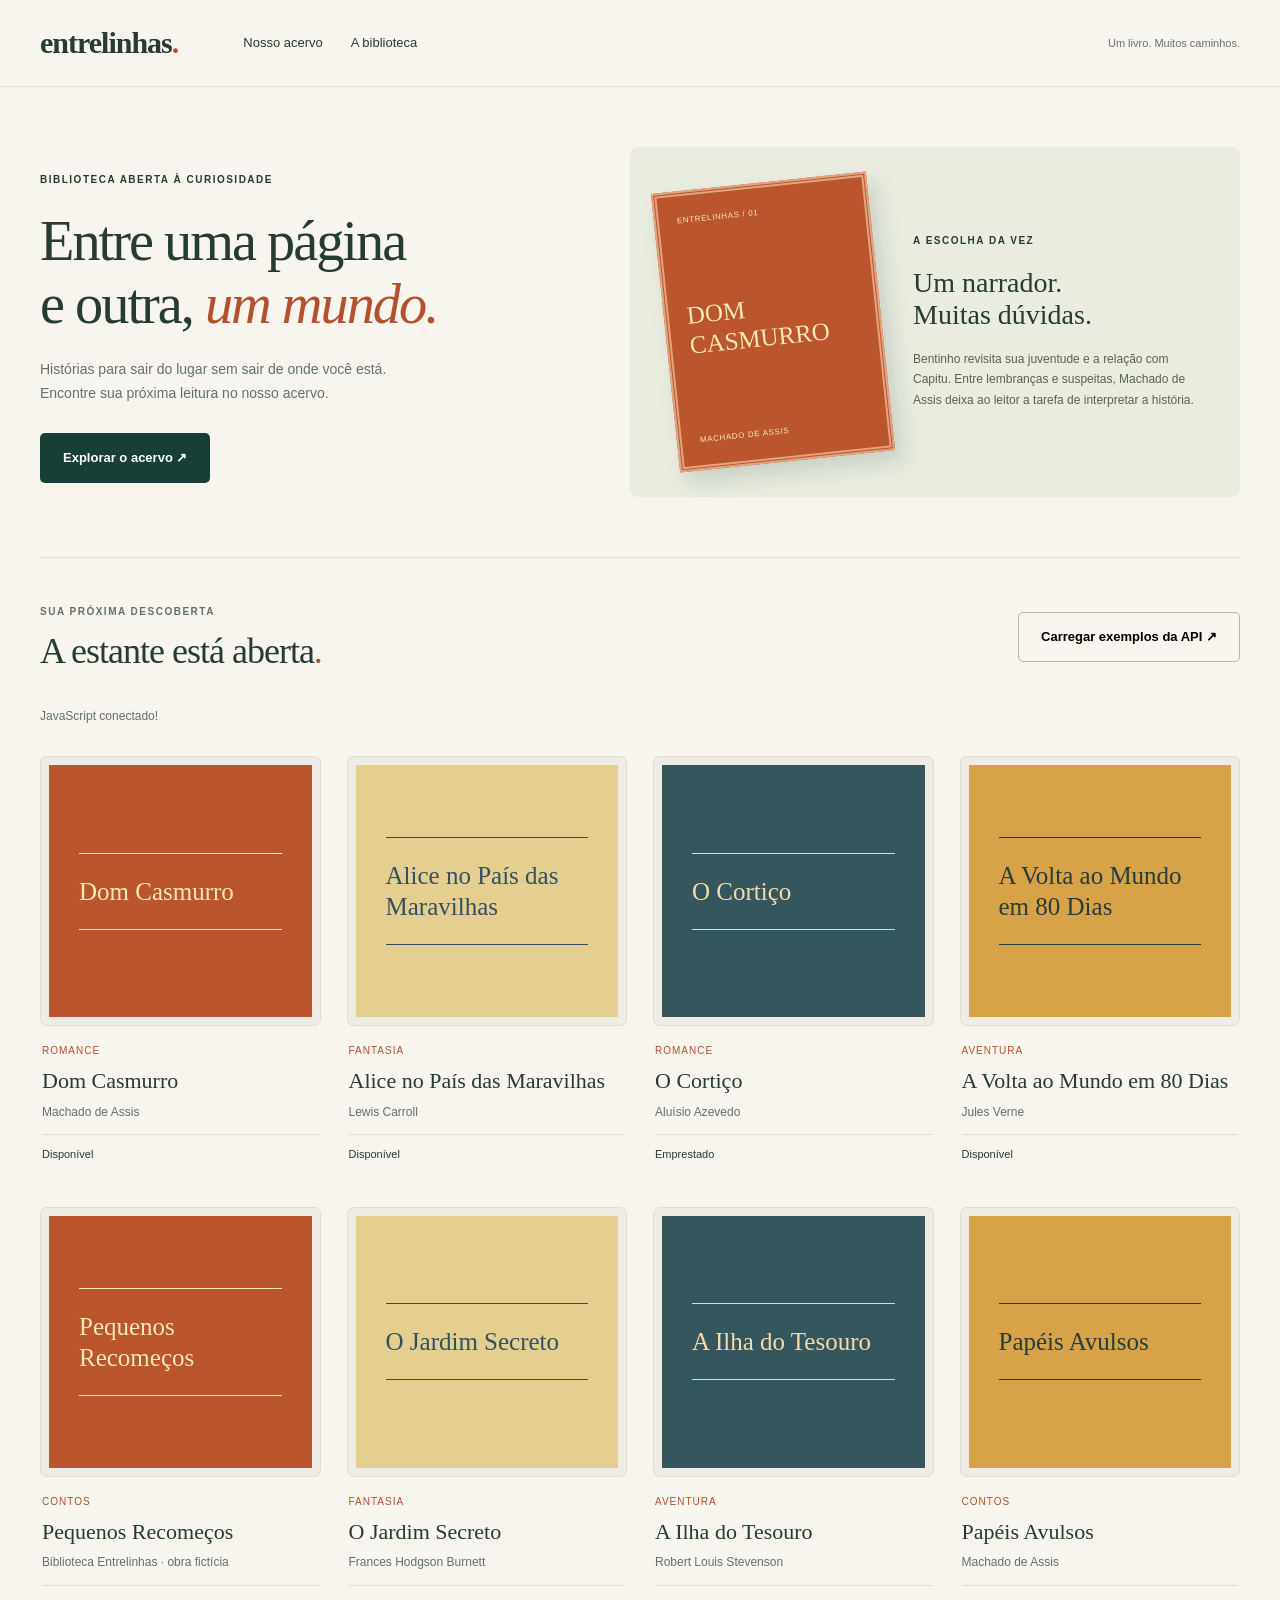
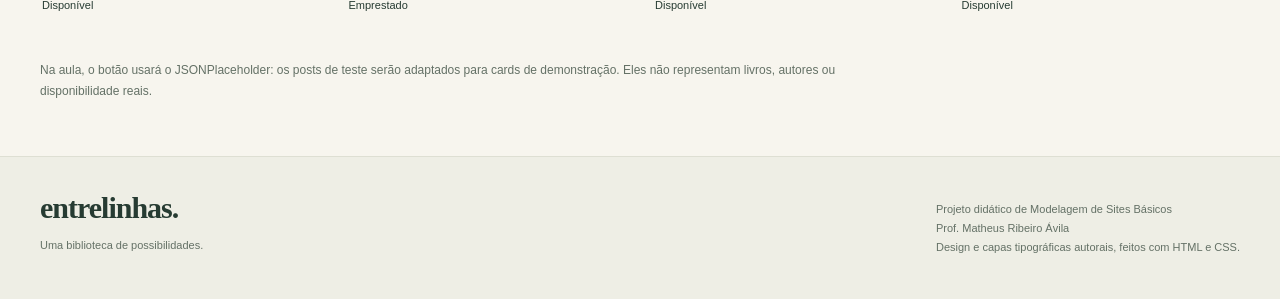
<file: Aula 19_10/bookSky/index.html>
<!DOCTYPE html>
<html lang="pt-BR">
<head>
  <meta charset="UTF-8">
  <meta name="viewport" content="width=device-width, initial-scale=1">
  <meta name="description" content="Entrelinhas: um acervo de histórias para descobrir sua próxima leitura.">
  <meta name="theme-color" content="#183f35">
  <title>Entrelinhas — Acervo Livre</title>
  <link rel="stylesheet" href="style/style.css">
  <!-- Na aula, crie script/app.js e descomente a linha abaixo. -->
  <script src="./script/app.js" defer></script>
</head>
<body>
  <a class="pular" href="#acervo">Pular para o acervo</a>
  <header class="cabecalho">
    <div class="container cabecalho-conteudo">
      <a class="marca" href="#inicio">entrelinhas<span>.</span></a>
      <nav aria-label="Navegação principal">
        <a href="#acervo">Nosso acervo</a>
        <a href="#sobre">A biblioteca</a>
      </nav>
      <span class="cabecalho-nota">Um livro. Muitos caminhos.</span>
    </div>
  </header>

  <main id="inicio">
    <section class="hero container" aria-labelledby="titulo-inicio">
      <div class="hero-texto">
        <p class="sobretitulo">BIBLIOTECA ABERTA À CURIOSIDADE</p>
        <h1 id="titulo-inicio">Entre uma página<br>e outra, <em>um mundo.</em></h1>
        <p class="hero-descricao">Histórias para sair do lugar sem sair de onde você está. Encontre sua próxima leitura no nosso acervo.</p>
        <a class="botao botao-primario" href="#acervo">Explorar o acervo ↗</a>
      </div>
      <article class="destaque" aria-labelledby="titulo-destaque">
        <div class="capa-destaque" role="img" aria-label="Capa tipográfica de Dom Casmurro">
          <small>ENTRELINHAS / 01</small>
          <strong>DOM<br>CASMURRO</strong>
          <span>MACHADO DE ASSIS</span>
        </div>
        <div class="destaque-texto">
          <p class="sobretitulo">A ESCOLHA DA VEZ</p>
          <h2 id="titulo-destaque">Um narrador.<br>Muitas dúvidas.</h2>
          <p>Bentinho revisita sua juventude e a relação com Capitu. Entre lembranças e suspeitas, Machado de Assis deixa ao leitor a tarefa de interpretar a história.</p>
        </div>
      </article>
    </section>

    <section class="acervo container" id="acervo" aria-labelledby="titulo-acervo">
      <div class="secao-cabecalho">
        <div>
          <p class="sobretitulo">SUA PRÓXIMA DESCOBERTA</p>
          <h2 id="titulo-acervo">A estante está aberta<span>.</span></h2>
        </div>
        <button class="botao botao-secundario" id="carregar-api" type="button">Carregar exemplos da API ↗</button>
      </div>
      <p class="mensagem" id="mensagem" role="status" aria-live="polite">Oito livros da biblioteca. Os status são exemplos, sem empréstimo real.</p>

      <!-- Ponto de integração: o JavaScript vai criar os cards dentro deste contêiner. -->
      <div class="catalogo" id="catalogo" aria-label="Livros do acervo">
        <article class="livro">
          <div class="livro-capa" aria-hidden="true"><span>Dom Casmurro</span></div>
          <div class="livro-info"><p class="livro-categoria">Romance</p><h3 class="livro-titulo">Dom Casmurro</h3><p class="livro-autor">Machado de Assis</p><p class="status">Disponível</p></div>
        </article>
        <article class="livro">
          <div class="livro-capa" aria-hidden="true"><span>Alice no País das Maravilhas</span></div>
          <div class="livro-info"><p class="livro-categoria">Fantasia</p><h3 class="livro-titulo">Alice no País das Maravilhas</h3><p class="livro-autor">Lewis Carroll</p><p class="status">Disponível</p></div>
        </article>
        <article class="livro">
          <div class="livro-capa" aria-hidden="true"><span>O Cortiço</span></div>
          <div class="livro-info"><p class="livro-categoria">Romance</p><h3 class="livro-titulo">O Cortiço</h3><p class="livro-autor">Aluísio Azevedo</p><p class="status">Emprestado</p></div>
        </article>
        <article class="livro">
          <div class="livro-capa" aria-hidden="true"><span>A Volta ao Mundo em 80 Dias</span></div>
          <div class="livro-info"><p class="livro-categoria">Aventura</p><h3 class="livro-titulo">A Volta ao Mundo em 80 Dias</h3><p class="livro-autor">Jules Verne</p><p class="status">Disponível</p></div>
        </article>
        <article class="livro">
          <div class="livro-capa" aria-hidden="true"><span>Pequenos Recomeços</span></div>
          <div class="livro-info"><p class="livro-categoria">Contos</p><h3 class="livro-titulo">Pequenos Recomeços</h3><p class="livro-autor">Biblioteca Entrelinhas · obra fictícia</p><p class="status">Disponível</p></div>
        </article>
        <article class="livro">
          <div class="livro-capa" aria-hidden="true"><span>O Jardim Secreto</span></div>
          <div class="livro-info"><p class="livro-categoria">Fantasia</p><h3 class="livro-titulo">O Jardim Secreto</h3><p class="livro-autor">Frances Hodgson Burnett</p><p class="status">Emprestado</p></div>
        </article>
        <article class="livro">
          <div class="livro-capa" aria-hidden="true"><span>A Ilha do Tesouro</span></div>
          <div class="livro-info"><p class="livro-categoria">Aventura</p><h3 class="livro-titulo">A Ilha do Tesouro</h3><p class="livro-autor">Robert Louis Stevenson</p><p class="status">Disponível</p></div>
        </article>
        <article class="livro">
          <div class="livro-capa" aria-hidden="true"><span>Papéis Avulsos</span></div>
          <div class="livro-info"><p class="livro-categoria">Contos</p><h3 class="livro-titulo">Papéis Avulsos</h3><p class="livro-autor">Machado de Assis</p><p class="status">Disponível</p></div>
        </article>
      </div>
      <p class="nota-api">Na aula, o botão usará o JSONPlaceholder: os posts de teste serão adaptados para cards de demonstração. Eles não representam livros, autores ou disponibilidade reais.</p>
    </section>
  </main>

  <footer class="rodape" id="sobre">
    <div class="container rodape-conteudo">
      <div><a class="marca" href="#inicio">entrelinhas.</a><p>Uma biblioteca de possibilidades.</p></div>
      <p>Projeto didático de Modelagem de Sites Básicos<br>Prof. Matheus Ribeiro Ávila<br>Design e capas tipográficas autorais, feitos com HTML e CSS.</p>
    </div>
  </footer>
</body>
</html>
</file>
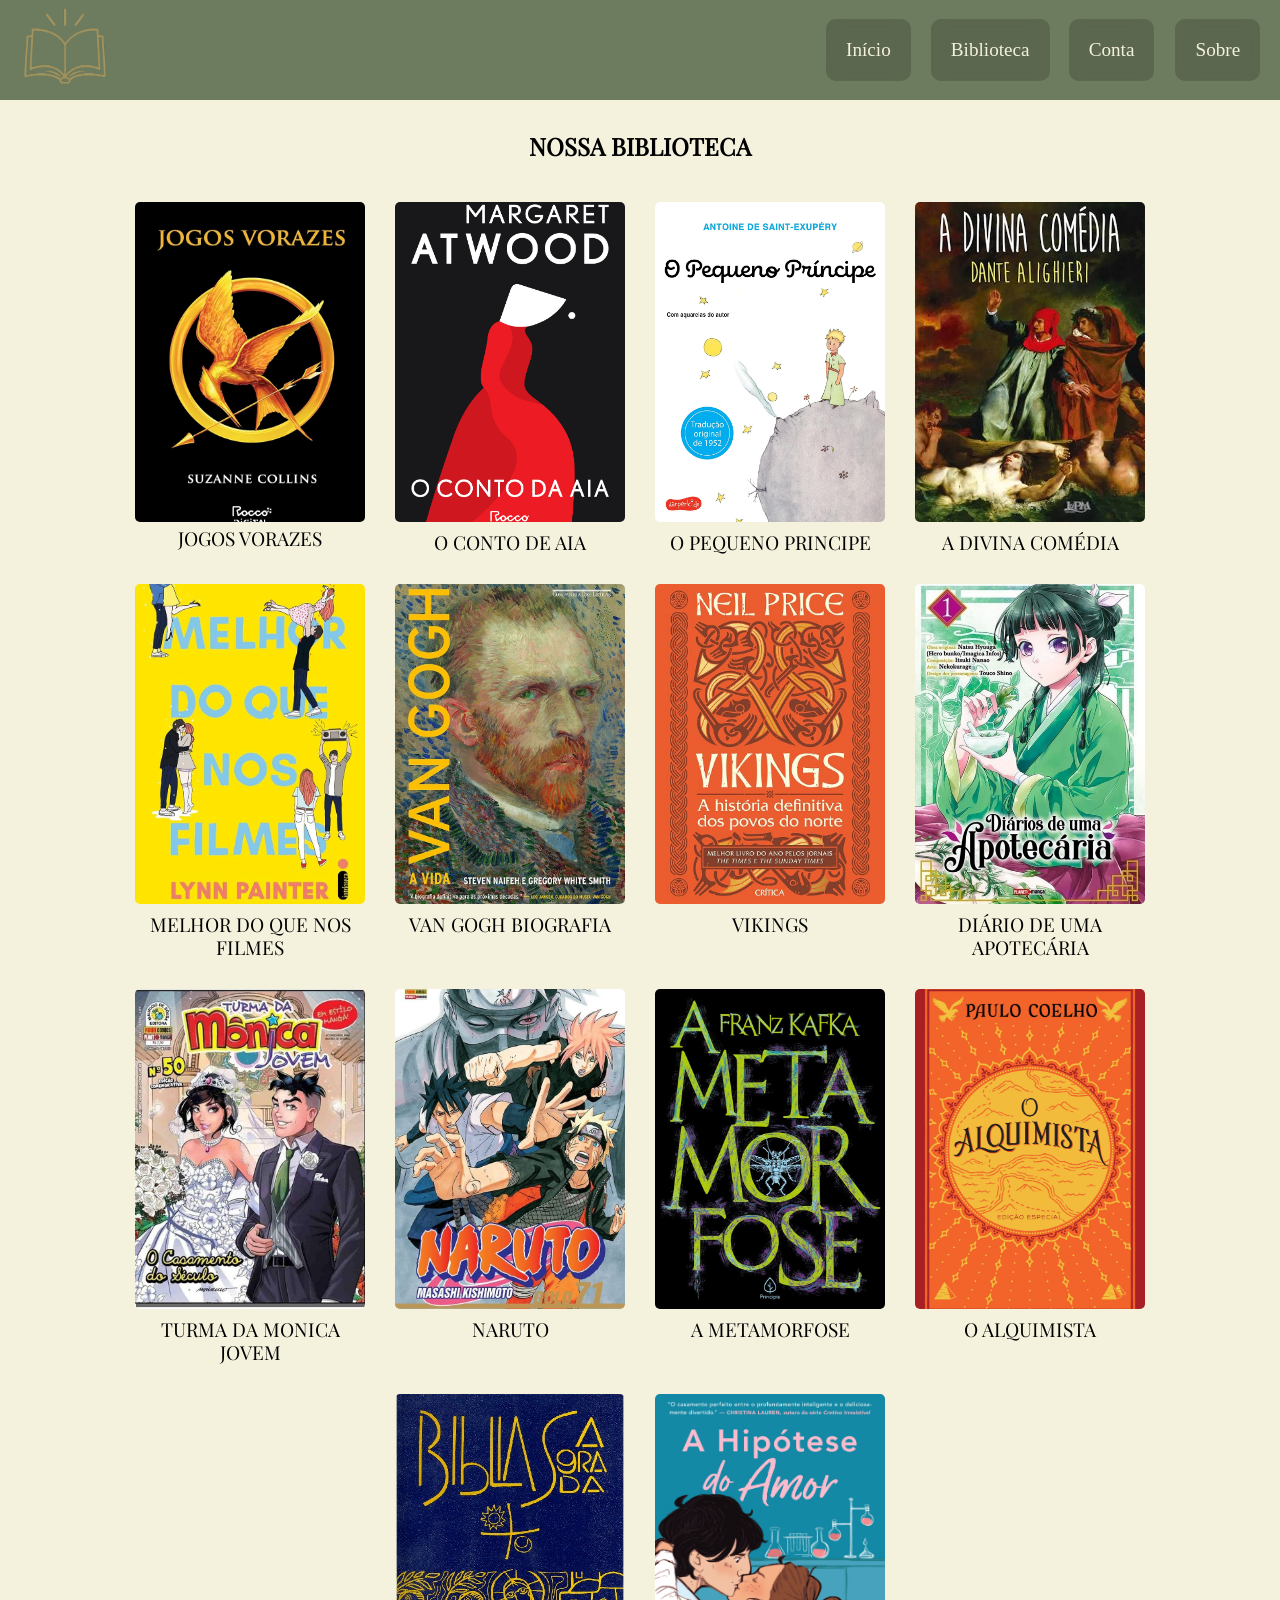
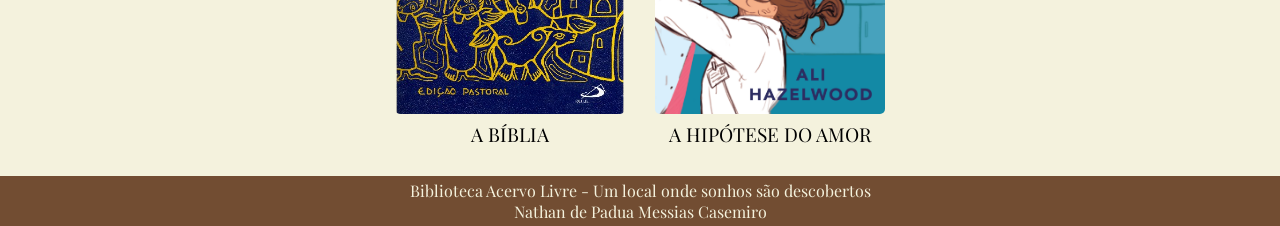
<file: Biblioteca Acervo Livre/biblioteca.html>
<!DOCTYPE html>
<html lang="pt-br">
<head>
    <meta charset="UTF-8">
    <meta name="viewport" content="width=device-width, initial-scale=1.0">
    <link rel="stylesheet" href="./styles/biblioteca.css">
    <link rel="icon" type="image/png" href="./img/icone.png">

    <title>Acervo Livre</title>
</head>
<body class="corpo">
    <header class="cabecalho">

        <a href="./Inicio.html" aria-label="Página inicial">
            <img src="./img/Ícone_Dourado_de_Livro_Aberto-removebg-preview.png" alt="Logo da biblioteca" class="logo">
        </a>

        <nav class="menu">
            <a href="./Inicio.html">Início</a>
            <a href="./biblioteca.html">Biblioteca</a>
            <a href="#">Conta</a>
            <a href="#">Sobre</a>
        </nav>

    </header>

    <section class="biblioteca_livros">
        <h2>NOSSA BIBLIOTECA</h2>

        <div class="Lista_livros">

              <div class="LivroB">
                <a href="./Livro_Jogos_vorazes.html">
                    <img src="./img/jogos_vorazes_capa.jpg" alt="jogos_vorazes">
                </a>
                <h3>JOGOS VORAZES</h3>
              </div>

              <div class="Livro1">
                <a href="#"></a>
                <img src="./img/o_conto_da_aia_capa.jpg" alt="conto_de_aia">
                <h3>O CONTO DE AIA</h3>
              </div>

              <div class="Livro1">
                <a href="#"></a>
                <img src="./img/pequeno_principe_capa.jpg" alt="pequeno_principe">
                <h3>O PEQUENO PRINCIPE</h3>
              </div> 

              <div class="Livro1">
                <img src="./img/a_divina_comedia_capa.jpg" alt="a_divina_comedia">
                <h3>A DIVINA COMÉDIA</h3>
              </div>

              <div class="Livro1">
                <img src="./img/meelhor_do_que_nos_filmes_capa.jpg" alt="melhor_do_que_nos_filmes">
                <h3>MELHOR DO QUE NOS FILMES</h3>
              </div>

              <div class="Livro1">
                <img src="./img/van_gogh_capa.jpg" alt="van_gogh">
                <h3>VAN GOGH BIOGRAFIA</h3>
              </div>

              <div class="Livro1">
                <img src="./img/vikings_capa.jpg" alt="vikings">
                <h3>VIKINGS</h3>
              </div>

              <div class="Livro1">
                <img src="./img/diario_de_uma_apotecaria_capa.png" alt="diario_de_uma_apotecaria">
                <h3>DIÁRIO DE UMA APOTECÁRIA</h3>
              </div>

              <div class="Livro1">
                <img src="./img/turma_da_monica_jovem_capa.jpg" alt="turma_da_monica_jovem">
                <h3>TURMA DA MONICA JOVEM</h3>
              </div>

              <div class="Livro1">
                <img src="./img/naruto_capa.jpg" alt="naruto">
                <h3>NARUTO</h3>
              </div>

              <div class="Livro1">
                <img src="./img/a_metamorfose_capa.jpg" alt="a_metamorfose">
                <h3>A METAMORFOSE</h3>
              </div>

              <div class="Livro1">
                <img src="./img/o_alquimista_capa.jpeg" alt="o_alquimista">
                <h3>O ALQUIMISTA</h3>
              </div>

              <div class="Livro1">
                <img src="./img/a_biblia_capa.png" alt="a_biblia">
                <h3>A BÍBLIA</h3>
              </div>

              <div class="Livro1">
                <img src="./img/a_hipotese_do_amor_capa.jpg" alt="a_hipotese_do_amor">
                <h3>A HIPÓTESE DO AMOR</h3>
              </div>
            
        </div>

    </section>

    <footer class="rodape">
      <p>Biblioteca Acervo Livre - Um local onde sonhos são descobertos</p>
      <p>Nathan de Padua Messias Casemiro</p>
    </footer>

</body>
</html>
</file>
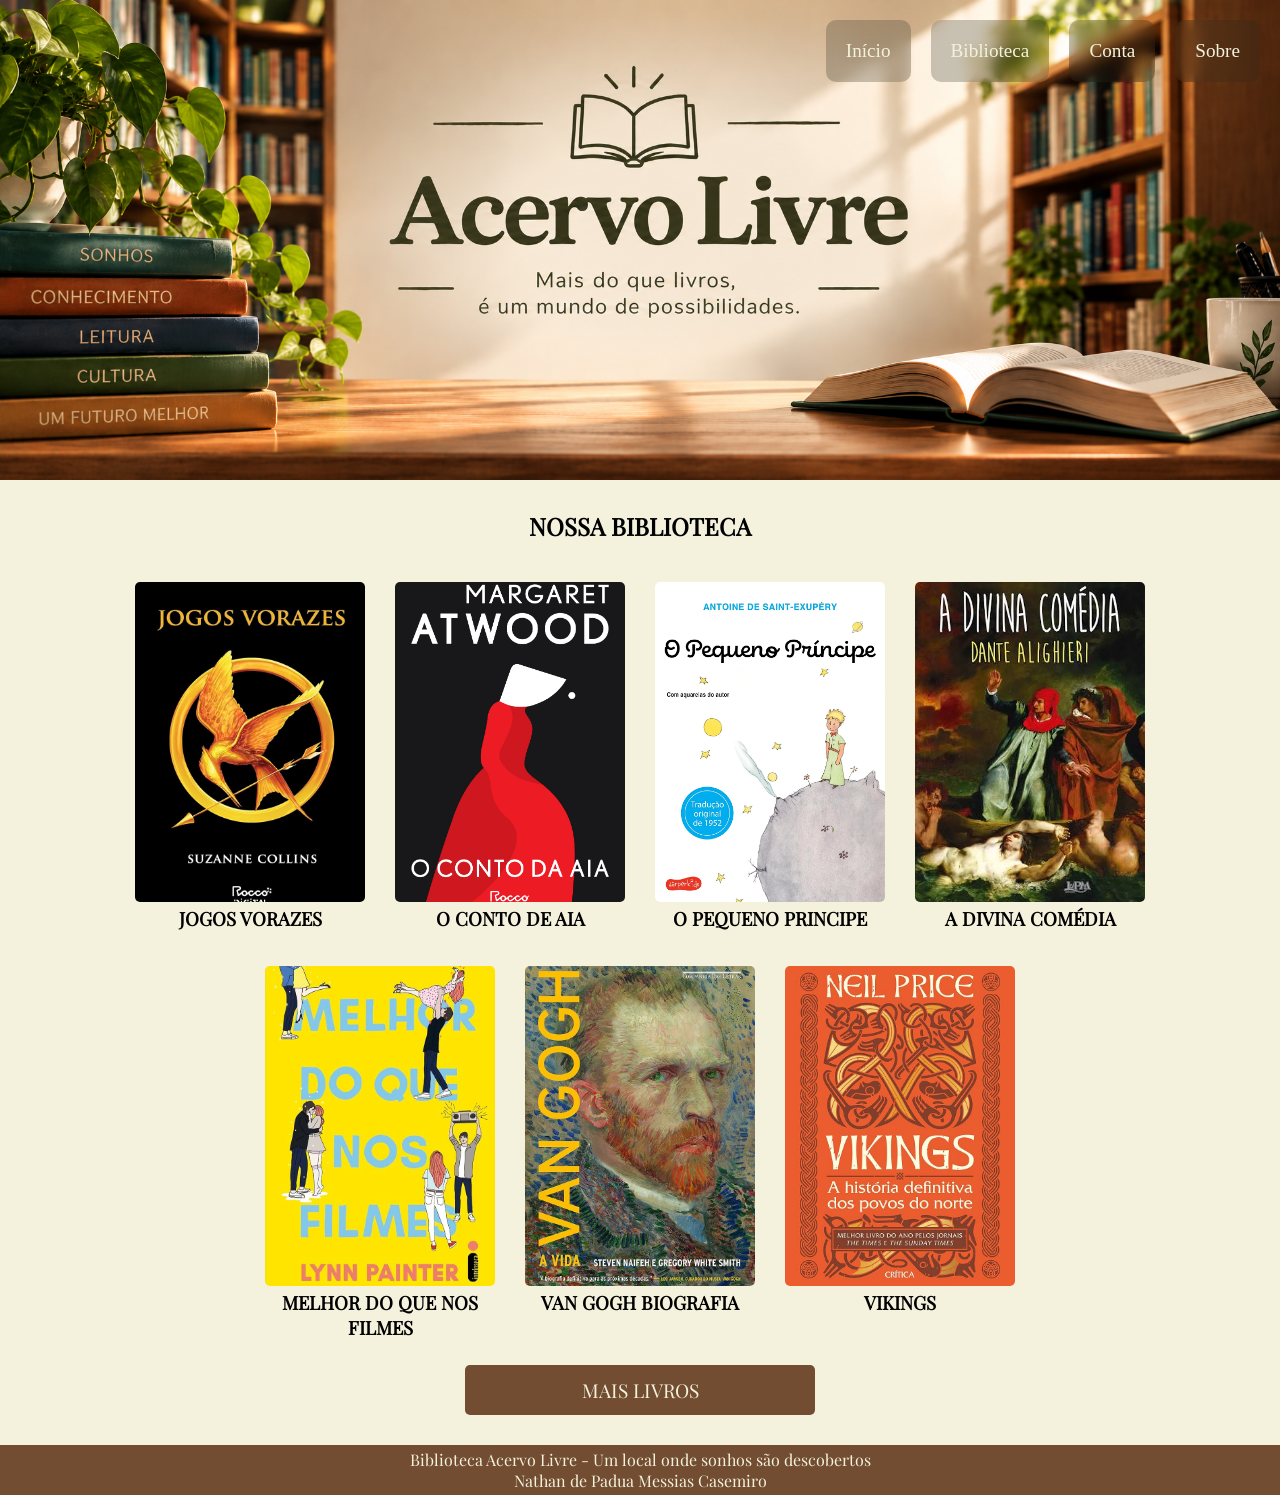
<file: Biblioteca Acervo Livre/Inicio.html>
<!DOCTYPE html>
<html lang="pt-br">
<head>
    <meta charset="UTF-8">
    <meta name="viewport" content="width=device-width, initial-scale=1.0">
    <link rel="stylesheet" href="./styles/style.css">
    <link rel="icon" type="image/png" href="./img/icone.png">

    <title>Acervo Livre</title>
</head>
<body class="corpo">
    <header class="cabecalho">

        <nav class="menu">
            <a href="./Inicio.html">Início</a>
            <a href="./biblioteca.html">Biblioteca</a>
            <a href="#">Conta</a>
            <a href="#">Sobre</a>
        </nav>
    </header>
    <section class="banner">
        <img src="./img/Acervo Livre_ Um Mundo de Possibilidades.png" alt="Banner_LOGO">
    </section>

    <section class="biblioteca_livros">
        <h2>NOSSA BIBLIOTECA</h2>

        <div class="Lista_livros">

              <div class="Livro1">
                <img src="./img/jogos_vorazes_capa.jpg" alt="jogos_vorazes">
                <h3>JOGOS VORAZES</h3>
              </div>

              <div class="Livro1">
                <img src="./img/o_conto_da_aia_capa.jpg" alt="conto_de_aia">
                <h3>O CONTO DE AIA</h3>
              </div>

              <div class="Livro1">
                <img src="./img/pequeno_principe_capa.jpg" alt="pequeno_principe">
                <h3>O PEQUENO PRINCIPE</h3>
              </div> 

              <div class="Livro1">
                <img src="./img/a_divina_comedia_capa.jpg" alt="a_divina_comedia">
                <h3>A DIVINA COMÉDIA</h3>
              </div>

              <div class="Livro1">
                <img src="./img/meelhor_do_que_nos_filmes_capa.jpg" alt="melhor_do_que_nos_filmes">
                <h3>MELHOR DO QUE NOS FILMES</h3>
              </div>

              <div class="Livro1">
                <img src="./img/van_gogh_capa.jpg" alt="van_gogh">
                <h3>VAN GOGH BIOGRAFIA</h3>
              </div>

              <div class="Livro1">
                <img src="./img/vikings_capa.jpg" alt="vikings">
                <h3>VIKINGS</h3>
              </div>
            
        </div>

        <a href="./biblioteca.html" class="link_livro">
          <div class="botao_mais">
            MAIS LIVROS
          </div>
        </a>
        

    </section>

    <footer class="rodape">
      <p>Biblioteca Acervo Livre - Um local onde sonhos são descobertos</p>
      <p>Nathan de Padua Messias Casemiro</p>
    </footer>

</body>
</html>
</file>
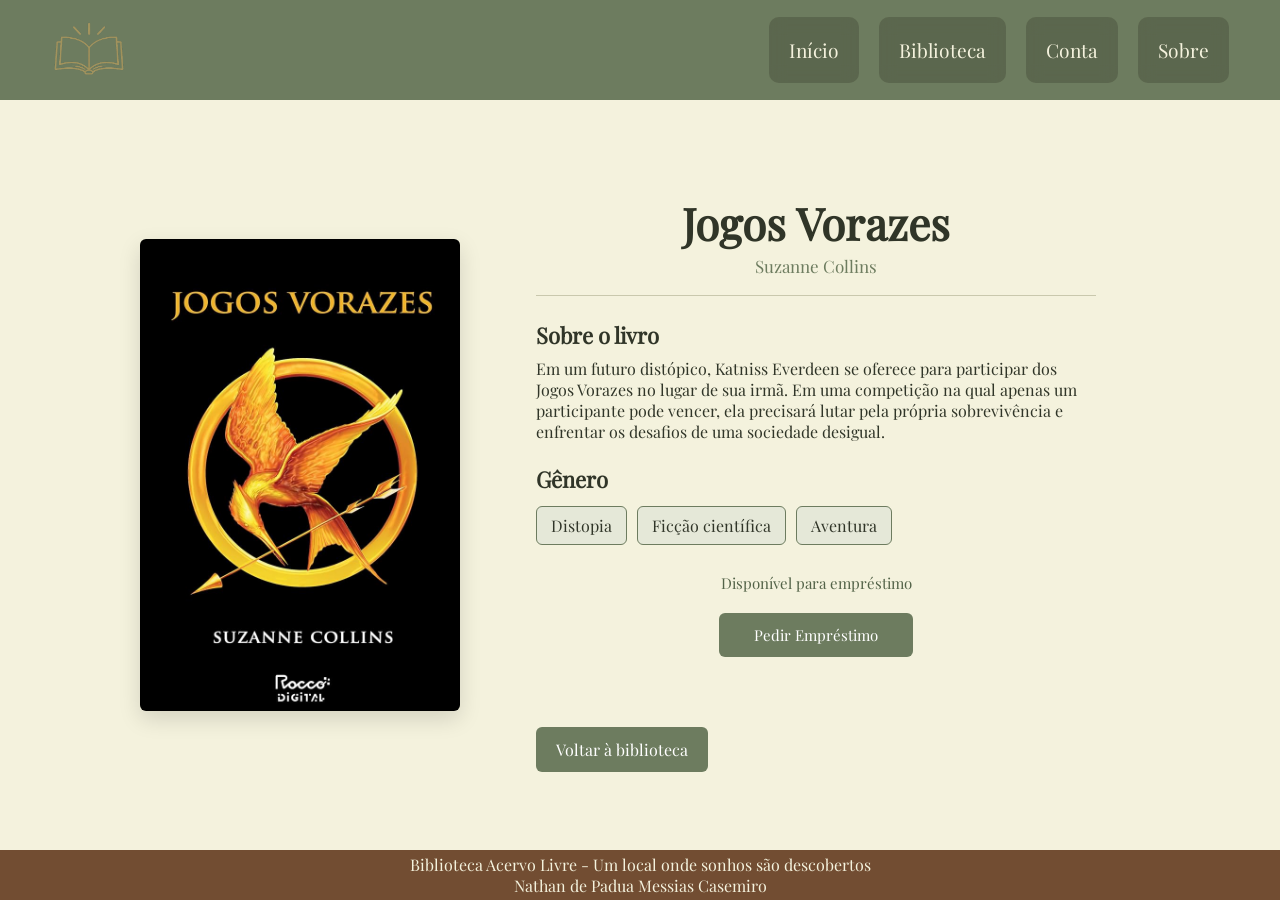
<file: Biblioteca Acervo Livre/Livro_Jogos_vorazes.html>
<!DOCTYPE html>
<html lang="pt-br">
<head>
    <meta charset="UTF-8">
    <meta name="viewport" content="width=device-width, initial-scale=1.0">
    <title>Jogos Vorazes | Minha Biblioteca</title>
    <link rel="stylesheet" href="./styles/pagina_livro.css">
    <link rel="icon" type="image/png" href="./img/icone.png">

</head>
<body class="corpo">
    <header class="cabecalho">

        <a href="./Inicio.html" aria-label="Página inicial">
            <img src="./img/Ícone_Dourado_de_Livro_Aberto-removebg-preview.png" alt="Logo da biblioteca" class="logo">
        </a>

        <nav class="menu" aria-label="Navegação principal">
            <a href="./Inicio.html">Início</a>
            <a href="./biblioteca.html">Biblioteca</a>
            <a href="#">Conta</a>
            <a href="#">Sobre</a>
        </nav>
        
    </header>

    <main class="detalhes-livro">
        <div class="capa-detalhes">
            <img src="./img/jogos_vorazes_capa.jpg" alt="Capa do livro Jogos Vorazes">
        </div>

        <section class="informacoes-livro">
            <h1>Jogos Vorazes</h1>
            <p class="autor">Suzanne Collins</p>
            <hr>
            <h2>Sobre o livro</h2>
            <p class="descricao">
                Em um futuro distópico, Katniss Everdeen se oferece para participar
                dos Jogos Vorazes no lugar de sua irmã. Em uma competição na qual
                apenas um participante pode vencer, ela precisará lutar pela própria
                sobrevivência e enfrentar os desafios de uma sociedade desigual.
            </p>

            
            <h2>Gênero</h2>

            <div class="lista-generos">
                <span class="genero-item">Distopia</span>
                <span class="genero-item">Ficção científica</span>
                <span class="genero-item">Aventura</span>
            </div>
  
            <div class="disponibilidade">
                <p class="status">
                    Disponível para empréstimo
                </p>
                <button class="emprestimo">
                    Pedir Empréstimo
                </button>
            </div>

            <a href="./biblioteca.html" class="voltar">Voltar à biblioteca</a>
        </section>
    </main>

    <footer class="rodape">
        <p>Biblioteca Acervo Livre - Um local onde sonhos são descobertos</p>
        <p>Nathan de Padua Messias Casemiro</p>
    </footer>
</body>
</html>
</file>
<file: Aula 19_10/bookSky/style/style.css>
/* Visual pronto. A integração será escrita em script/app.js durante a aula. */
:root {
  --papel: #f7f5ee;
  --verde: #183f35;
  --texto: #263b32;
  --suave: #647166;
  --linha: #dedfd3;
  --laranja: #b3512c;
}
* { box-sizing: border-box; }
html { scroll-behavior: smooth; }
body { margin: 0; color: var(--texto); background: var(--papel); font: 15px/1.7 Arial, sans-serif; }
a { color: inherit; text-decoration: none; }
button { font: inherit; cursor: pointer; }
button:disabled { opacity: .6; cursor: wait; }
:focus-visible { outline: 3px solid var(--laranja); outline-offset: 5px; }
.container { width: min(1200px, calc(100% - 64px)); margin-inline: auto; }
.pular { position: fixed; top: -100px; left: 16px; padding: 12px; color: white; background: var(--verde); z-index: 10; }
.pular:focus { top: 12px; }
.marca { font: bold 30px Georgia, serif; letter-spacing: -1px; }
.marca span, .secao-cabecalho h2 span { color: var(--laranja); }
.cabecalho { border-bottom: 1px solid var(--linha); }
.cabecalho-conteudo { display: flex; align-items: center; gap: 65px; min-height: 86px; }
.cabecalho nav { display: flex; gap: 28px; font-size: 13px; }
.cabecalho nav a:hover { color: var(--laranja); }
.cabecalho-nota { margin-left: auto; color: var(--suave); font-size: 11px; }
.sobretitulo { font-size: 10px; font-weight: bold; letter-spacing: .15em; }
.hero { display: flex; align-items: center; gap: 50px; padding-block: 60px; }
.hero-texto { flex: 1; }
h1 { margin: 22px 0; font: 400 clamp(40px, 4.4vw, 62px)/1.12 Georgia, serif; letter-spacing: -2px; }
h1 em { color: var(--laranja); }
.hero-descricao { max-width: 390px; margin-bottom: 28px; color: var(--suave); font-size: 14px; }
.botao { display: inline-block; padding: 13px 22px; border: 1px solid transparent; border-radius: 5px; font-size: 13px; font-weight: bold; }
.botao-primario { color: white; background: var(--verde); }
.botao-primario:hover { background: #285749; }
.botao-secundario { border-color: #adbbab; background: transparent; }
.botao-secundario:hover { background: #e5ebdf; }
.destaque { display: flex; align-items: center; flex: 1; gap: 32px; padding: 35px; background: #e9ecdf; border-radius: 8px; }
.capa-destaque { display: flex; flex-direction: column; justify-content: space-between; flex: 0 0 40%; min-height: 280px; padding: 18px; color: #f9e8b8; background: #ba552e; border: 5px double #e2a580; box-shadow: 8px 12px 20px #183f3525; transform: rotate(-6deg); }
.capa-destaque small, .capa-destaque > span { font-size: 8px; letter-spacing: .08em; }
.capa-destaque strong { font: 25px/1.2 Georgia, serif; }
.destaque-texto { flex: 1; }
.destaque h2 { font: 28px/1.15 Georgia, serif; margin: 18px 0; }
.destaque-texto > p:last-child { font-size: 12px; color: #56634f; }
.acervo { border-top: 1px solid var(--linha); padding-block: 35px 55px; }
.secao-cabecalho { display: flex; align-items: center; justify-content: space-between; gap: 24px; }
.secao-cabecalho h2 { font: 36px/1.2 Georgia, serif; margin: 8px 0; letter-spacing: -1px; }
.secao-cabecalho .sobretitulo { color: var(--suave); }
.mensagem { margin: 25px 0; min-height: 25px; font-size: 12px; color: var(--suave); }
.catalogo { display: flex; flex-wrap: wrap; gap: 32px 26px; }
.livro { flex: 0 0 calc((100% - 78px) / 4); min-width: 0; }
.livro-capa { display: flex; align-items: center; justify-content: center; min-height: 270px; padding: 30px; color: #f9e8b8; background: #ba552e; border: 9px solid #eeece4; outline: 1px solid var(--linha); outline-offset: -1px; border-radius: 7px; }
.livro-capa span { width: 100%; padding-block: 22px; border-block: 1px solid currentColor; font: 25px/1.25 Georgia, serif; overflow-wrap: anywhere; }
.livro:nth-child(4n + 2) .livro-capa { background: #e4cf91; color: #354f62; }
.livro:nth-child(4n + 3) .livro-capa { background: #35565d; color: #f5dbac; }
.livro:nth-child(4n + 4) .livro-capa { background: #d7a248; color: #263d38; }
.livro-info { padding: 16px 2px 0; }
.livro-categoria { font-size: 10px; text-transform: uppercase; letter-spacing: .1em; color: var(--laranja); margin: 0 0 8px; }
.livro-titulo { margin: 0 0 7px; font: 22px/1.25 Georgia, serif; overflow-wrap: anywhere; }
.livro-autor { font-size: 12px; color: var(--suave); margin: 0 0 12px; overflow-wrap: anywhere; }
.status { padding-top: 10px; border-top: 1px solid var(--linha); font-size: 11px; }
.nota-api { margin: 35px 0 0; max-width: 820px; color: var(--suave); font-size: 12px; }
.rodape { padding-block: 32px; border-top: 1px solid var(--linha); background: #eeeee5; }
.rodape-conteudo { display: flex; align-items: center; justify-content: space-between; gap: 25px; }
.rodape p { color: var(--suave); font-size: 11px; }
@media (max-width: 1000px) {
  .cabecalho-nota { display: none; }
  .cabecalho-conteudo { justify-content: space-between; }
  .hero { gap: 25px; }
  .destaque { padding: 25px; gap: 24px; }
  .capa-destaque { min-height: 240px; padding: 12px; }
  .capa-destaque strong { font-size: 21px; }
}
@media (max-width: 760px) {
  .container { width: calc(100% - 40px); }
  .hero { flex-direction: column; align-items: stretch; padding-block: 30px; gap: 30px; }
  .hero h1 { font-size: 48px; }
  .destaque { padding: 30px; }
  .capa-destaque { flex-basis: 32%; }
  .secao-cabecalho { align-items: flex-start; flex-direction: column; gap: 15px; }
  .catalogo { gap: 28px 20px; }
  .livro { flex-basis: calc((100% - 20px) / 2); }
  .livro-capa { min-height: 240px; padding: 20px; }
  .rodape-conteudo { flex-direction: column; align-items: flex-start; gap: 8px; }
}
@media (max-width: 420px) {
  .container { width: calc(100% - 32px); }
  .cabecalho-conteudo { flex-direction: column; justify-content: center; gap: 10px; padding-block: 18px; }
  .cabecalho nav { font-size: 12px; }
  .hero h1 { font-size: 42px; }
  .destaque { gap: 22px; padding: 25px 20px; }
  .destaque h2 { font-size: 25px; }
  .capa-destaque { min-height: 220px; }
  .capa-destaque strong { font-size: 19px; }
  .secao-cabecalho h2 { font-size: 31px; }
  .livro-capa { min-height: 220px; padding: 18px; }
  .livro-capa span { font-size: 20px; }
  .livro-titulo { font-size: 20px; }
}
@media (prefers-reduced-motion: reduce) { html { scroll-behavior: auto; } }
</file>
<file: Biblioteca Acervo Livre/styles/biblioteca.css>
*{
    margin: 0;
    padding: 0;
    box-sizing: border-box;
    list-style: none;
    text-decoration: none;
}

@font-face{
    font-family: "Playfair";
    src: url('../fonts/PlayfairDisplay-VariableFont_wght.ttf') format('truetype');
    font-weight: normal;
    font-style: normal;
}

.corpo{
    background-color: #F4F2DD;

    min-height: 100vh;
    display: flex;
    flex-direction: column;
}

.cabecalho{
    height: 100px;
    width: 100%;
    background: #6d7c5f;
    

    display: flex;
    justify-content: space-between;
    align-items: center;
    padding: 20px;
}

.logo{
    width: 90px;
    height: 90px;
}

.banner{
    width: 100%;
}

.banner img{
    width: 100%;
    height: auto;
    display: block;
}

.menu{
    display: flex;
    gap: 20px;
}

.menu a{
    text-decoration: none;
    color: #F4F2DD;
    font-size: larger;

    background: rgba(40, 40, 30, 0.25);
    backdrop-filter: blur(8px);
    -webkit-backdrop-filter: blur(8px);

    padding: 20px;
    border-radius: 10px;
}


.biblioteca_livros{
    padding: 30px;
    text-align: center;
    flex: 1;
}

.biblioteca_livros h2{
    margin-bottom: 40px;
    font-family: Playfair;
}

.Lista_livros{
    display: flex;
    gap: 30px;
    justify-content: center;
    flex-wrap: wrap;
}

.Livro1{
    width: 230px;
}

.Livro1 img{
    width: 100%;
    height: 320px;
    object-fit: cover;
    border-radius: 5px;
}

.Livro1 h3,
.LivroB h3 {
    margin: 5px 0 0;
    font-family: Playfair;
    font-size: larger;
    font-weight: normal;
    text-align: center;
    line-height: 1.2;
}

.LivroB {
    display: block;
    width: 230px;
}

.LivroB a {
    display: block;
    width: 100%;
}

.LivroB a img {
    width: 100%;
    height: 320px;
    object-fit: cover;
    border-radius: 5px;
    display: block;
    cursor: pointer;
}

.link_livro{
    display: block;
    width: fit-content;
    text-decoration: none;
    margin: 20px auto 0;
}

.botao_mais{
    width: 350px;
    height: 50px;

    display: flex;
    align-items: center;
    justify-content: center;
    border-radius: 5px;

    background-color: #724d32;
    color: #F4F2DD;
    font-family: Playfair;
    font-size: larger;
    
}

.rodape{
    height: 50px;
    width: 100%;

    background-color: #724d32;
    font-family: Playfair;
    color: #F4F2DD;

    display: flex;
    align-items: center;
    justify-content: center;
    flex-direction: column;
}
</file>
<file: Biblioteca Acervo Livre/styles/style.css>
*{
    margin: 0;
    padding: 0;
    box-sizing: border-box;
    list-style: none;
    text-decoration: none;
}

@font-face{
    font-family: "Playfair";
    src: url('../fonts/PlayfairDisplay-VariableFont_wght.ttf') format('truetype');
    font-weight: normal;
    font-style: normal;
}

.corpo{
    background-color: #F4F2DD;
}

.cabecalho{
    position: absolute;
    top: 0;
    left: 0;
    width: 100%;
    background: transparent;
    z-index: 10;

    display: flex;
    justify-content: flex-end;
    align-items: center;
    padding: 20px;
}

.banner{
    width: 100%;
}

.banner img{
    width: 100%;
    height: auto;
    display: block;
}

.menu{
    display: flex;
    gap: 20px;
}

.menu a{
    text-decoration: none;
    color: #F4F2DD;
    font-size: larger;

    background: rgba(40, 40, 30, 0.25);
    backdrop-filter: blur(8px);
    -webkit-backdrop-filter: blur(8px);

    padding: 20px;
    border-radius: 10px;
}


.biblioteca_livros{
    padding: 30px;
    text-align: center;
}

.biblioteca_livros h2{
    margin-bottom: 40px;
    font-family: Playfair;
}

.Lista_livros{
    display: flex;
    gap: 30px;
    justify-content: center;
    flex-wrap: wrap;
}

.Livro1{
    width: 230px;
}

.Livro1 img{
    width: 100%;
    height: 320px;
    object-fit: cover;
    border-radius: 5px;
}

.Livro1 h3{
    margin-bottom: 5px;
    font-family: Playfair;
}

.link_livro{
    display: block;
    width: fit-content;
    text-decoration: none;
    margin: 20px auto 0;
}

.botao_mais{
    width: 350px;
    height: 50px;

    display: flex;
    align-items: center;
    justify-content: center;
    border-radius: 5px;

    background-color: #724d32;
    color: #F4F2DD;
    font-family: Playfair;
    font-size: larger;
    
}

.rodape{
    height: 50px;
    width: 100%;

    background-color: #724d32;
    font-family: Playfair;
    color: #F4F2DD;

    display: flex;
    align-items: center;
    justify-content: center;
    flex-direction: column;
}
</file>
<file: Biblioteca Acervo Livre/styles/pagina_livro.css>
* {
    margin: 0;
    padding: 0;
    box-sizing: border-box;
}

@font-face{
    font-family: "Playfair";
    src: url('../fonts/PlayfairDisplay-VariableFont_wght.ttf') format('truetype');
    font-weight: normal;
    font-style: normal;
}

html {
    min-height: 100%;
}

body.corpo {
    min-height: 100vh;
    display: flex;
    flex-direction: column;
    background-color: #F4F2DD;
    color: #303528;
    font-family: Playfair;
}

.cabecalho {
    min-height: 100px;
    width: 100%;
    background: #6d7c5f;
    display: flex;
    justify-content: space-between;
    align-items: center;
    gap: 24px;
    padding: 12px clamp(20px, 4vw, 56px);
}

.logo {
    display: block;
    width: 76px;
    height: 76px;
    object-fit: contain;
}

.menu{
    display: flex;
    gap: 20px;
}

.menu a{
    text-decoration: none;
    color: #F4F2DD;
    font-size: larger;

    background: rgba(40, 40, 30, 0.25);
    backdrop-filter: blur(8px);
    -webkit-backdrop-filter: blur(8px);

    padding: 20px;
    border-radius: 10px;
}

.detalhes-livro {
    width: min(100% - 40px, 1000px);
    margin: 56px auto;
    display: grid;
    grid-template-columns: minmax(220px, 320px) minmax(0, 1fr);
    align-items: center;
    gap: clamp(32px, 6vw, 76px);
    flex: 1;
}

.capa-detalhes {
    width: 100%;
    max-width: 320px;
    justify-self: center;
}

.capa-detalhes img {
    display: block;
    width: 100%;
    height: auto;
    max-height: 560px;
    object-fit: contain;
    border-radius: 6px;
    box-shadow: 0 8px 22px #0002;
}

.informacoes-livro {
    width: 100%;
    max-width: 560px;
    min-width: 0;
}

.informacoes-livro h1 {
    font-size: clamp(32px, 4vw, 44px);
    line-height: 1.12;
    text-align: center;
    margin-bottom: 8px;
    color: #303528;
}

.autor {
    text-align: center;
    color: #6d7c5f;
    font-size: 17px;
    margin-bottom: 18px;
}

.informacoes-livro hr {
    width: 100%;
    border: 0;
    border-top: 1px solid #c9c8ad;
    margin-bottom: 24px;
}

.informacoes-livro h2 {
    font-size: 22px;
    margin: 22px 0 8px;
}


.disponibilidade {
    margin-top: 28px;
    text-align: center;
}

.lista-generos {
    display: flex;
    flex-wrap: wrap;
    gap: 10px;
    margin-top: 12px;
}

.genero-item {
    padding: 8px 14px;
    background-color: #e5e8d8;
    border: 1px solid #6d7c5f;
    border-radius: 6px;
}

.voltar {
    display: inline-block;
    margin-top: 50px;
    padding: 12px 20px;
    background-color: #6d7c5f;
    color: white;
    border-radius: 6px;
    text-decoration: none;
    position: relative;
    top: 20px;
}
.emprestimo {
    background-color: #6d7c5f;
    color: #fff;

    border: none;
    border-radius: 6px;
    padding: 12px 35px;
    margin-top: 12px;

    font: inherit;
    font-size: 15px;
    cursor: pointer;
}

.status {
    font-size: 15px;
    color: #536348;
    margin-bottom: 8px;
}

.rodape {
    height: 50px;
    width: 100%;

    background-color: #724d32;
    font-family: Playfair;
    color: #F4F2DD;

    display: flex;
    align-items: center;
    justify-content: center;
    flex-direction: column;
}
</file>
